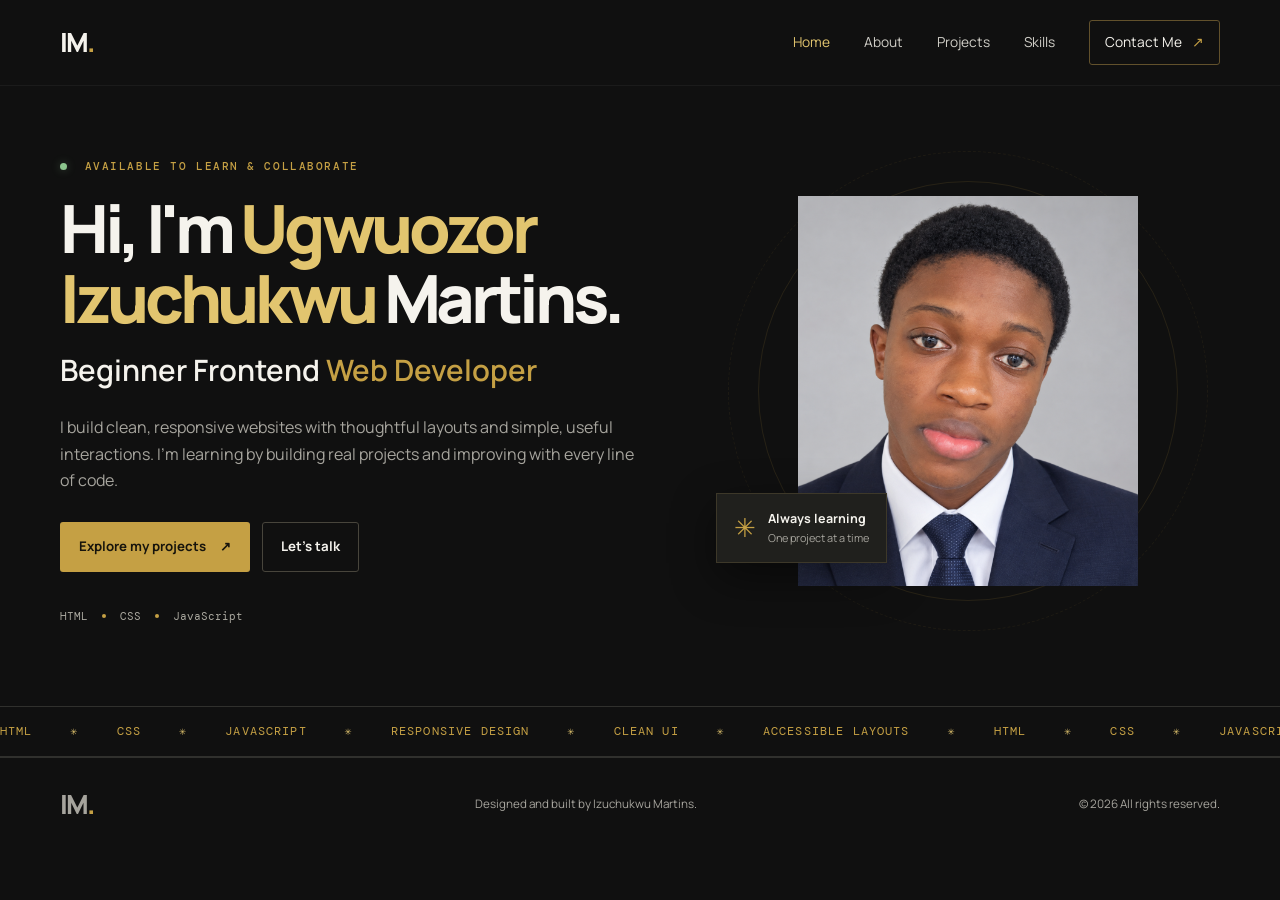
<file: index.html>
<!doctype html>
<html lang="en">
<head>
  <meta charset="utf-8">
  <meta name="viewport" content="width=device-width, initial-scale=1">
  <meta name="description" content="The portfolio of Izuchukwu Martins,git a frontend web developer.">
  <title>Izuchukwu Martins | Frontend Developer</title>
  <link rel="stylesheet" href="style.css">
  <script src="script.js" defer></script> 
</head>
<body>
  <header class="site-header">
    <a class="logo" href="index.html" aria-label="Izuchukwu Martins home">IM<span>.</span>
    </a>
    <button class="menu-toggle" aria-expanded="false" aria-controls="site-nav" aria-label="Open navigation"><span>

    </span>
      <span></span>
      <span></span>
    </button>
    <nav class="navigation" id="site-nav">
      <a class="active" href="index.html">Home</a><a href="about.html">About</a>
      <a href="projects.html">Projects</a><a href="skills.html">Skills</a>
      <a class="nav-cta" href="contact.html">Contact Me <span>↗</span></a>
    </nav>
  </header>
  <main>
    <section class="hero section-wrap">
      <div class="hero-copy">
        <p class="eyebrow">
          <span class="status-dot"></span> AVAILABLE TO LEARN & COLLABORATE</p>
        <h1>Hi, I'm <span class="gold-text"> Ugwuozor Izuchukwu</span> Martins.
        </h1>
        <h2 class="developer-title">Beginner Frontend <span>Web Developer</span>
        </h2>
        <p class="hero-description">I build clean, responsive websites with thoughtful layouts and simple, useful interactions. I'm learning by building real projects and improving with every line of code.
          </p>
        
        <div class="button-row">
          <a class="button button-gold" href="projects.html">Explore my projects <span>↗</span>
        </a>
          <a class="button button-outline" href="contact.html">Let's talk</a>
        </div>
        <div class="hero-tools">
          <span>HTML</span>
          <i></i>
          <span>CSS</span>
          <i></i>
          <span>JavaScript</span>
        </div>
      </div>
      <div class="hero-visual">
        <div class="portrait-frame">
          <img src="images/izuchukwu.png" alt="Portrait of Izuchukwu Martins" onerror="this.style.display='none';this.nextElementSibling.style.display='grid'">
          <div class="portrait-placeholder" aria-label="Add your portrait">IM<span>.</span>
            <small>Add your portrait to<br>images/izuchukwu.png</small></div>
        </div>
        <div class="floating-card"><span class="floating-icon">✳</span><div><strong>Always learning</strong>
          <small>One project at a time</small>
        </div>
      </div>
        <div class="orbit orbit-one"></div><div class="orbit orbit-two">

        </div>
      </div>
    </section>
    <section class="ticker" aria-label="Technologies and focus areas">
      <div class="ticker-track" aria-hidden="true">
        <span>HTML</span><b>✳</b><span>CSS</span><b>✳</b><span>JAVASCRIPT</span><b>✳</b><span>RESPONSIVE DESIGN</span><b>✳</b><span>CLEAN UI</span><b>✳</b><span>ACCESSIBLE LAYOUTS</span><b>✳</b>
        <span>HTML</span><b>✳</b><span>CSS</span><b>✳</b><span>JAVASCRIPT</span><b>✳</b><span>RESPONSIVE DESIGN</span><b>✳</b><span>CLEAN UI</span><b>✳</b><span>ACCESSIBLE LAYOUTS</span><b>✳</b>
      </div>
    </section>
  </main>
  <footer class="site-footer"><a class="logo" href="index.html">IM<span>.</span></a><p>Designed and built by Izuchukwu Martins.</p><span>© <span data-year></span> All rights reserved.
  </span>
             </footer>
       </body>
</html>
</file>
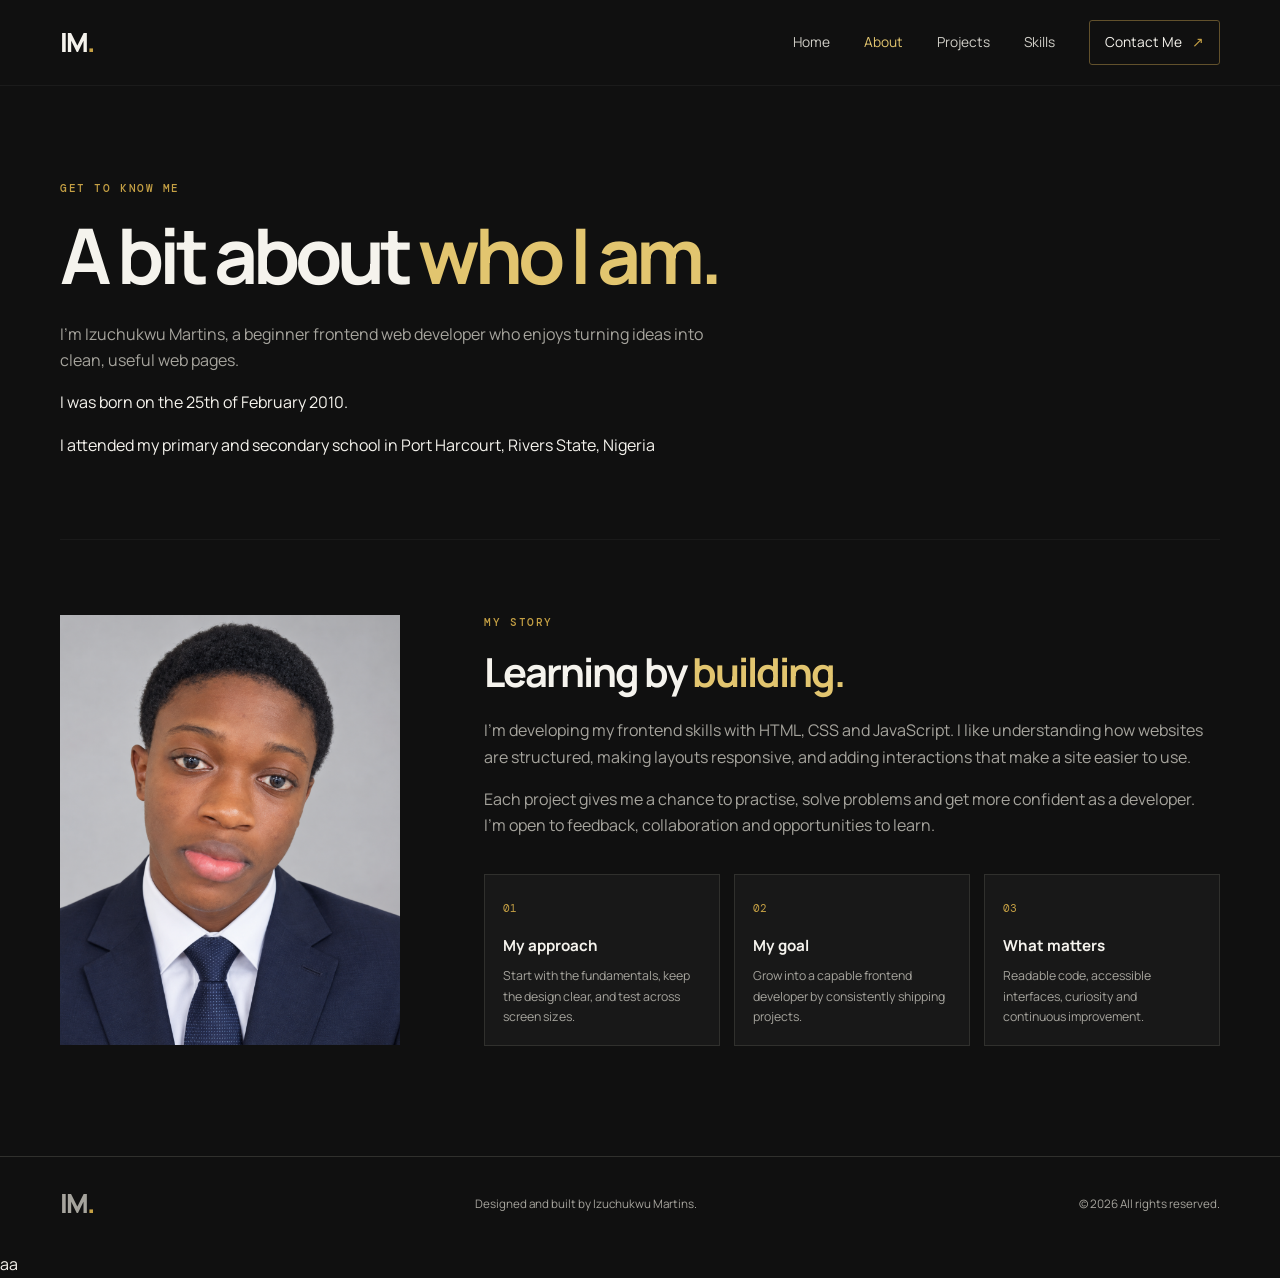
<file: about.html>
<!doctype html>
<html lang="en"><head>
    <meta charset="utf-8">
    <meta name="viewport" content="width=device-width, initial-scale=1">
    <title>About | Izuchukwu Martins</title>
    <link rel="stylesheet" href="style.css">
    <script src="script.js" defer></script>
</head>
<body>
<header class="site-header">
    <a class="logo" href="index.html">IM<span>.</span>
    </a>
    <button class="menu-toggle" aria-expanded="false" aria-controls="site-nav" aria-label="Open navigation">
        <span></span>
        <span></span>
        <span></span>
    </button>
    <nav class="navigation" id="site-nav">
        <a href="index.html">Home</a>
            <a class="active" href="about.html">About</a>
            <a href="projects.html">Projects</a>
            <a href="skills.html">Skills</a>
            <a class="nav-cta" href="contact.html">Contact Me <span>↗</span>
            </a>
        </nav>
    </header>
<main><section class="page-hero section-wrap">
    <p class="eyebrow">GET TO KNOW ME</p>
    <h1>A bit about <span class="gold-text">who I am.</span>
    </h1>
    <p class="page-lead">I'm Izuchukwu Martins, a beginner frontend web developer who enjoys turning ideas into clean, useful web pages.

    </p> 
    <p>I was born on the 25th of February 2010. 

    </p> 
       <p> I attended my primary and secondary school in Port Harcourt, Rivers State, Nigeria</p>
    </section>
<section class="section-wrap about-layout">
    <div class="about-portrait-frame">
    <img src="images/izuchukwu.png" alt="Portrait of Izuchukwu Martins">
</div>
    <div class="about-copy">
        <p class="eyebrow">MY STORY</p>
        <h2>Learning by <span class="gold-text">building.</span>
        </h2>
        <p>I'm developing my frontend skills with HTML, CSS and JavaScript. I like understanding how websites are structured, making layouts responsive, and adding interactions that make a site easier to use.</p>
        <p>Each project gives me a chance to practise, solve problems and get more confident as a developer. I'm open to feedback, collaboration and opportunities to learn.</p>
        <div class="detail-grid"><article class="detail-card"><span>01</span><h3>My approach</h3><p>Start with the fundamentals, keep the design clear, and test across screen sizes.</p>
        </article>
            <article class="detail-card">
                <span>02</span>
                <h3>My goal

                </h3>
                <p>Grow into a capable frontend developer by consistently shipping projects.

                </p>
            </article>
            <article class="detail-card">
                <span>03</span>
                <h3>What matters

                </h3>
                    <p>Readable code, accessible interfaces, curiosity and continuous improvement.</p>
                </article>
                </div>
            </div>
        </section>
    </main>
<footer class="site-footer">
    <a class="logo" href="index.html">IM<span>.</span>
    </a>
    <p>Designed and built by Izuchukwu Martins.</p><span>© <span data-year></span> All rights reserved.
</span>
</footer>
</body>
</html>aa
</file>
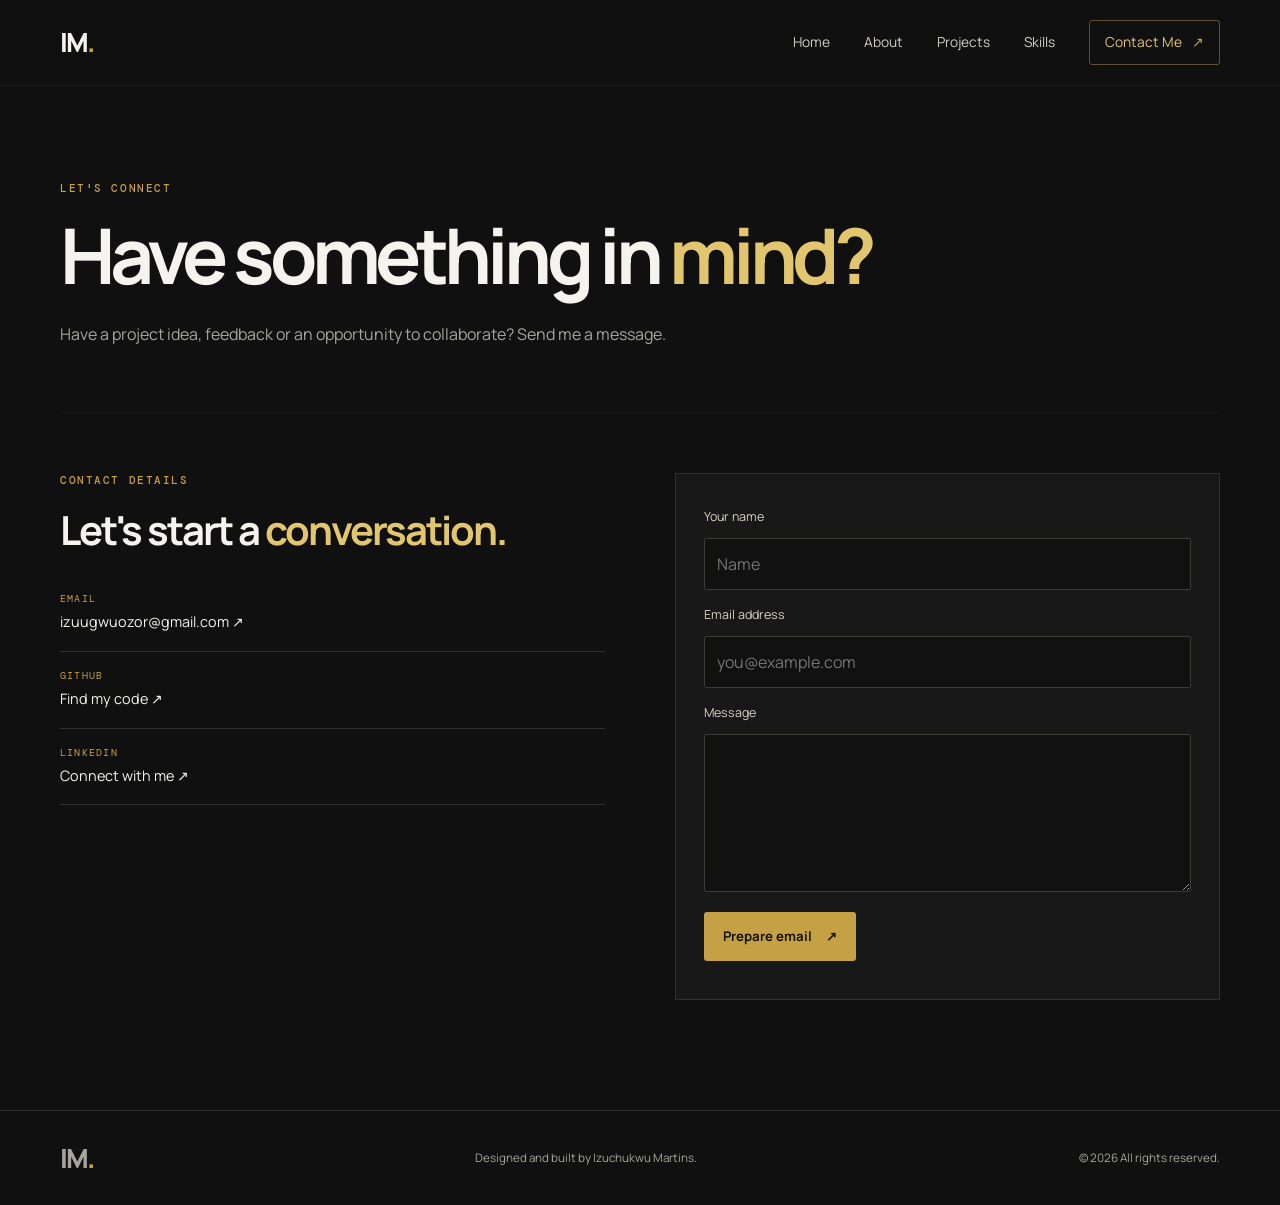
<file: contact.html>
<!doctype html>
<html lang="en">
    <head>
    <meta charset="utf-8">
    <meta name="viewport" content="width=device-width, initial-scale=1">
    <title>Contact | Izuchukwu Martins</title>
    <link rel="stylesheet" href="style.css">
    <script src="script.js" defer></script></head>
<body>
<header class="site-header">
    <a class="logo" href="index.html">IM<span>.</span>
    </a><button class="menu-toggle" aria-expanded="false" aria-controls="site-nav" aria-label="Open navigation">
        <span></span>
        <span></span>
        <span></span>
    </button>
    <nav class="navigation" id="site-nav"><a href="index.html">Home</a>
        <a href="about.html">About</a>
        <a href="projects.html">Projects</a>
        <a href="skills.html">Skills</a><a class="nav-cta active" href="contact.html">
            Contact Me <span>↗</span>
        </a>
    </nav>
</header>
<main>
    <section class="page-hero section-wrap"><p class="eyebrow">LET'S CONNECT</p>
    <h1>Have something in <span class="gold-text">mind?</span></h1><p class="page-lead">Have a project idea, feedback or an opportunity to collaborate? Send me a message.</p>
</section>
<section class="section-wrap contact-layout">
    <div class="contact-copy">
        <p class="eyebrow">CONTACT DETAILS</p>
    <h2>Let's start a <span class="gold-text">conversation.</span>
    </h2>
   
    <a class="contact-line" href="mailto:YOUR_EMAIL@example.com">
        <span>EMAIL</span>izuugwuozor@gmail.com ↗</a>
        <a class="contact-line" href="https://github.com/" target="_blank" rel="noopener noreferrer">
            <span>GITHUB</span>Find my code ↗</a>
            <a class="contact-line" href="https://www.linkedin.com/" target="_blank" rel="noopener noreferrer">
                <span>LINKEDIN</span>Connect with me ↗</a>
            </div>
<form class="contact-form" id="contact-form">
    <label for="name">Your name</label>
    <input id="name" name="name" required placeholder="Name">
    <label for="email">Email address</label>
    <input id="email" name="email" type="email" required placeholder="you@example.com">
    <label for="message">Message</label>
    <textarea id="message" name="message" rows="5" required placeholder="Tell me a little about it...">

    </textarea><button class="button button-gold" type="submit">Prepare email <span>↗</span>
    </button><p class="form-note" id="contact-note">
    </p>
</form>
      </section>
           </main>
<footer class="site-footer">
    <a class="logo" href="index.html">IM<span>.</span>
          </a>
          <p>Designed and built by Izuchukwu Martins.</p>
          <span>© <span data-year></span> All rights reserved.</span>
      </footer>
</body>


</html>
</file>
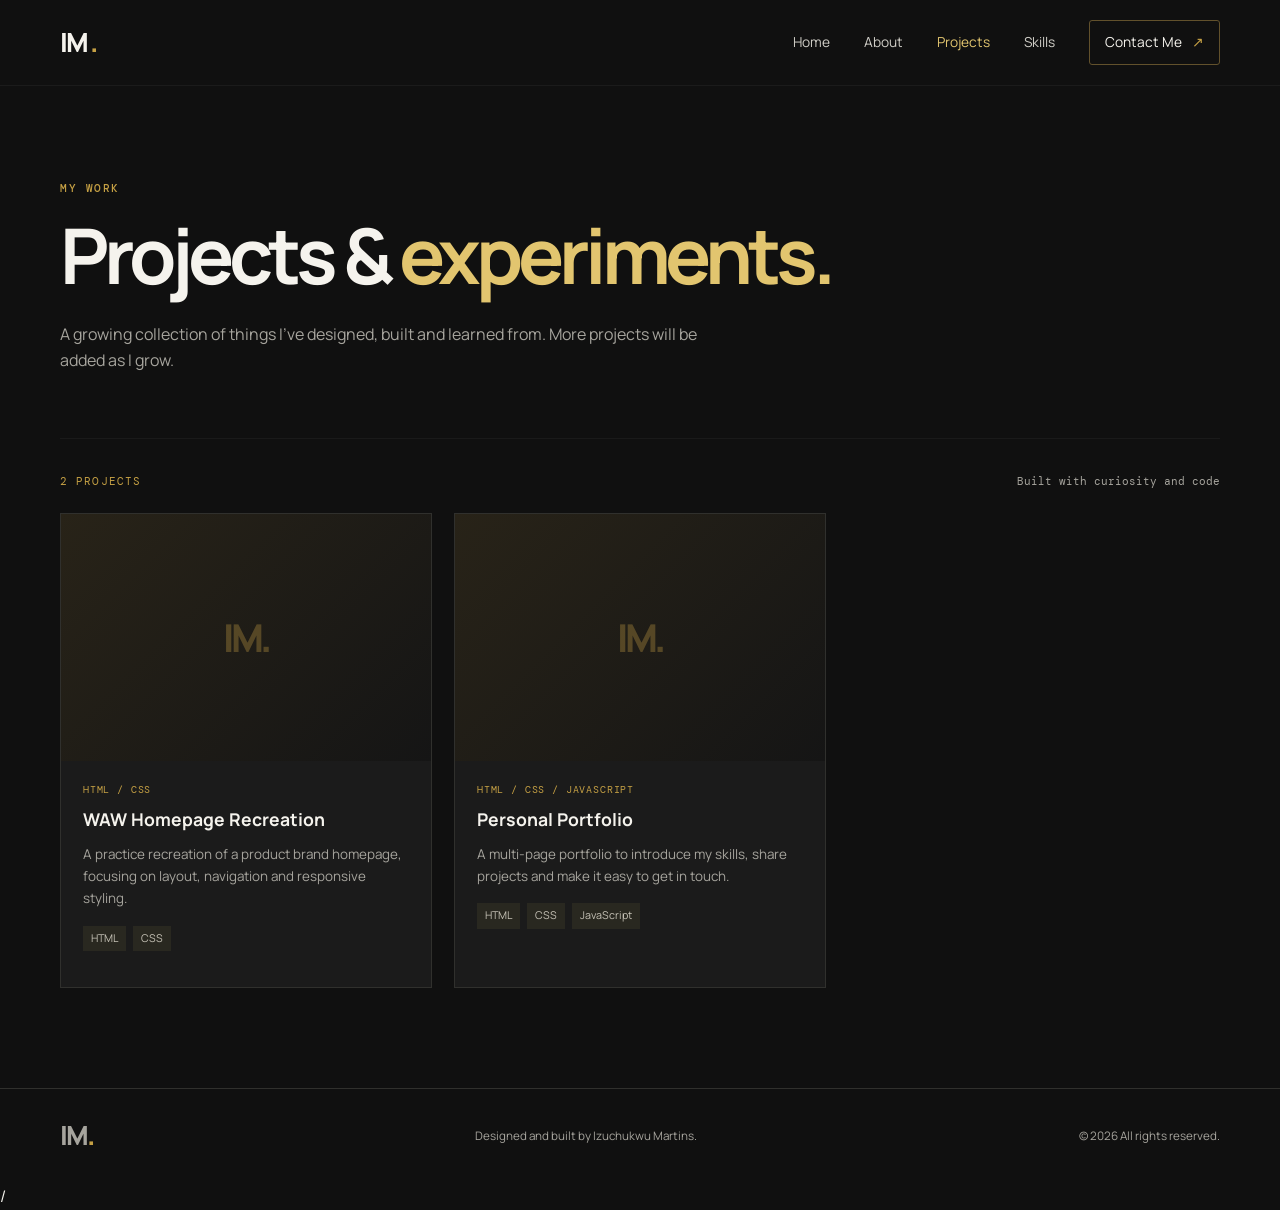
<file: projects.html>
<!doctype html>
<html lang="en">
    <head>
        <meta charset="utf-8">
        <meta name="viewport" content="width=device-width, initial-scale=1">
        <title>Projects | Izuchukwu Martins</title>
        <link rel="stylesheet" href="style.css">
        <script src="script.js" defer></script></head>
<body>
<header class="site-header">
    <a class="logo" href="index.html">IM
        <span>.</span>
    </a>
    <button class="menu-toggle" aria-expanded="false" aria-controls="site-nav" aria-label="Open navigation">
        <span></span>
        <span></span>
        <span></span>
    </button>
    <nav class="navigation" id="site-nav">
        <a href="index.html">Home

        </a>
        <a href="about.html">About

        </a>
        <a class="active" href="projects.html">Projects

        </a>
        <a href="skills.html">Skills

        </a>
        <a class="nav-cta" href="contact.html">Contact Me
             <span>↗</span>
            </a>
        </nav>
    </header>
<main>
    <section class="page-hero section-wrap">
        <p class="eyebrow">MY WORK

        </p>
        <h1>Projects & 
            <span class="gold-text">experiments.

            </span>
        </h1>
        <p class="page-lead">A growing collection of things I've designed, built and learned from. More projects will be added as I grow.

        </p>
    </section>
<section class="section-wrap projects-page-section">
    <div class="filter-row">
        <span id="project-count">PROJECTS

        </span>
        <span class="filter-note">Built with curiosity and code

        </span>
    </div>
    <div class="project-grid" id="all-projects">

    </div>
    <div class="empty-projects" id="empty-projects" hidden>
        <span class="empty-symbol">✳</span>
        <h2>Your next project goes here.
       <div class="projects-container">

    <div class="project-card">
        <img src="/images/Screenshot 2026-10-14 114728.png" alt="Project 1">

        <h3>WAW Recreaation Website</h3>

        <p>A website built with HTML and CSS and javascript.</p>

        <a href="YOUR-LIVE-URL">View Project</a> 
    </div>

</div>
        </h2>
        
    </div>
</section>
</main>
<footer class="site-footer">
    <a class="logo" href="index.html">IM<span>.</span>
    </a>
    <p>Designed and built by Izuchukwu Martins.

    </p>
    <span>© <span data-year>

    </span> All rights reserved.
</span>
</footer>
</body>



/</html>
</file>
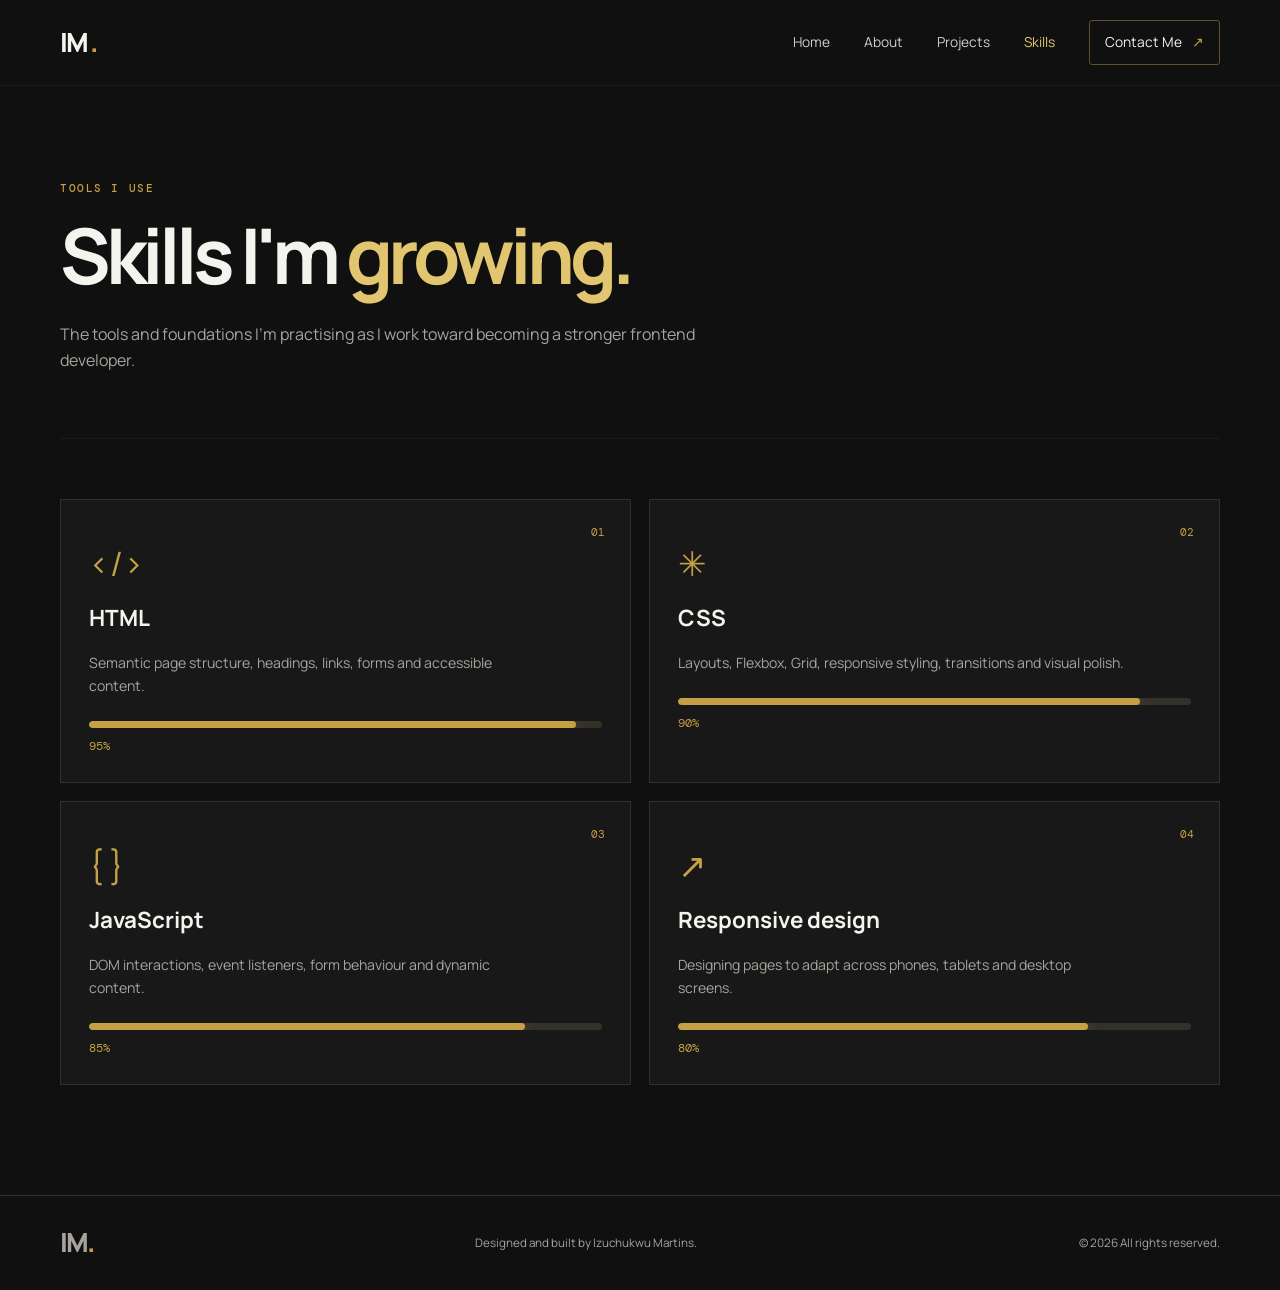
<file: skills.html>
<!doctype html>
<html lang="en">
    <head>
        <meta charset="utf-8">
        <meta name="viewport" content="width=device-width, initial-scale=1">
        <title>Skills | Izuchukwu Martins</title>
        <link rel="stylesheet" href="style.css">
        <script src="script.js" defer></script>
    </head>
<body>
<header class="site-header">
    <a class="logo" href="index.html">IM
        <span>.</span>
    </a>
    <button class="menu-toggle" aria-expanded="false" aria-controls="site-nav" aria-label="Open navigation">
        <span></span>
        
        <span></span>
        <span></span>
    </button>
    <nav class="navigation" id="site-nav">
        <a href="index.html">Home

        </a>
        <a href="about.html">About

        </a>
        <a href="projects.html">Projects

        </a>
        <a class="active" href="skills.html">Skills

        </a>
        <a class="nav-cta" href="contact.html">Contact Me <span>↗</span>
        </a>
    </nav>
</header>
<main>
    <section class="page-hero section-wrap">
        <p class="eyebrow">TOOLS I USE

        </p>
        <h1>Skills I'm 
            <span class="gold-text">growing.

            </span>
        </h1>
        <p class="page-lead">The tools and foundations I'm practising as I work toward becoming a stronger frontend developer.

        </p>
    </section>
<section class="section-wrap skills-grid">
    <article class="skill-card">
        <span class="skill-number">01

        </span>
        <div class="skill-symbol">&lt;/&gt;

        </div>
        <h2>HTML

        </h2>
        <p>Semantic page structure, headings, links, forms and accessible content.

        </p>
        <div class="skill-bar" role="progressbar" aria-label="HTML proficiency" aria-valuemin="0" aria-valuemax="100" aria-valuenow="95"><span style="width:95%">

        </span>
    </div>
    <small>95%</small>
</article>
<article class="skill-card">
    <span class="skill-number">02

    </span>
    <div class="skill-symbol">✳

    </div>
    <h2>CSS

    </h2>
    <p>Layouts, Flexbox, Grid, responsive styling, transitions and visual polish.

    </p>
    <div class="skill-bar" role="progressbar" aria-label="CSS proficiency" aria-valuemin="0" aria-valuemax="100" aria-valuenow="90"><span style="width:90%">

    </span>
</div>
<small>90%

</small>
</article>
<article class="skill-card">
    <span class="skill-number">03

    </span>
    <div class="skill-symbol">{ }

    </div>
    <h2>JavaScript

    </h2>
    <p>DOM interactions, event listeners, form behaviour and dynamic content.

    </p>
    <div class="skill-bar" role="progressbar" aria-label="JavaScript proficiency" aria-valuemin="0" aria-valuemax="100" aria-valuenow="85">
        <span style="width:85%">

        </span>
    </div>
    <small>85%

    </small>
</article>
<article class="skill-card">
    <span class="skill-number">04

    </span>
    <div class="skill-symbol">↗

    </div>
    <h2>Responsive design

    </h2>
    <p>Designing pages to adapt across phones, tablets and desktop screens.

    </p>
    <div class="skill-bar" role="progressbar" aria-label="Responsive design proficiency" aria-valuemin="0" aria-valuemax="100" aria-valuenow="80">
        <span style="width:80%">

        </span>
    </div>
    <small>
        80%</small>
    </article>
</section>
</main>
<footer class="site-footer">
    <a class="logo" href="index.html">IM<span>.

    </span>
</a>
    <p>Designed and built by Izuchukwu Martins.

    </p>
    <span>© <span data-year>

    </span> All rights reserved.
</span>
</footer>
</body>

</html>
</file>
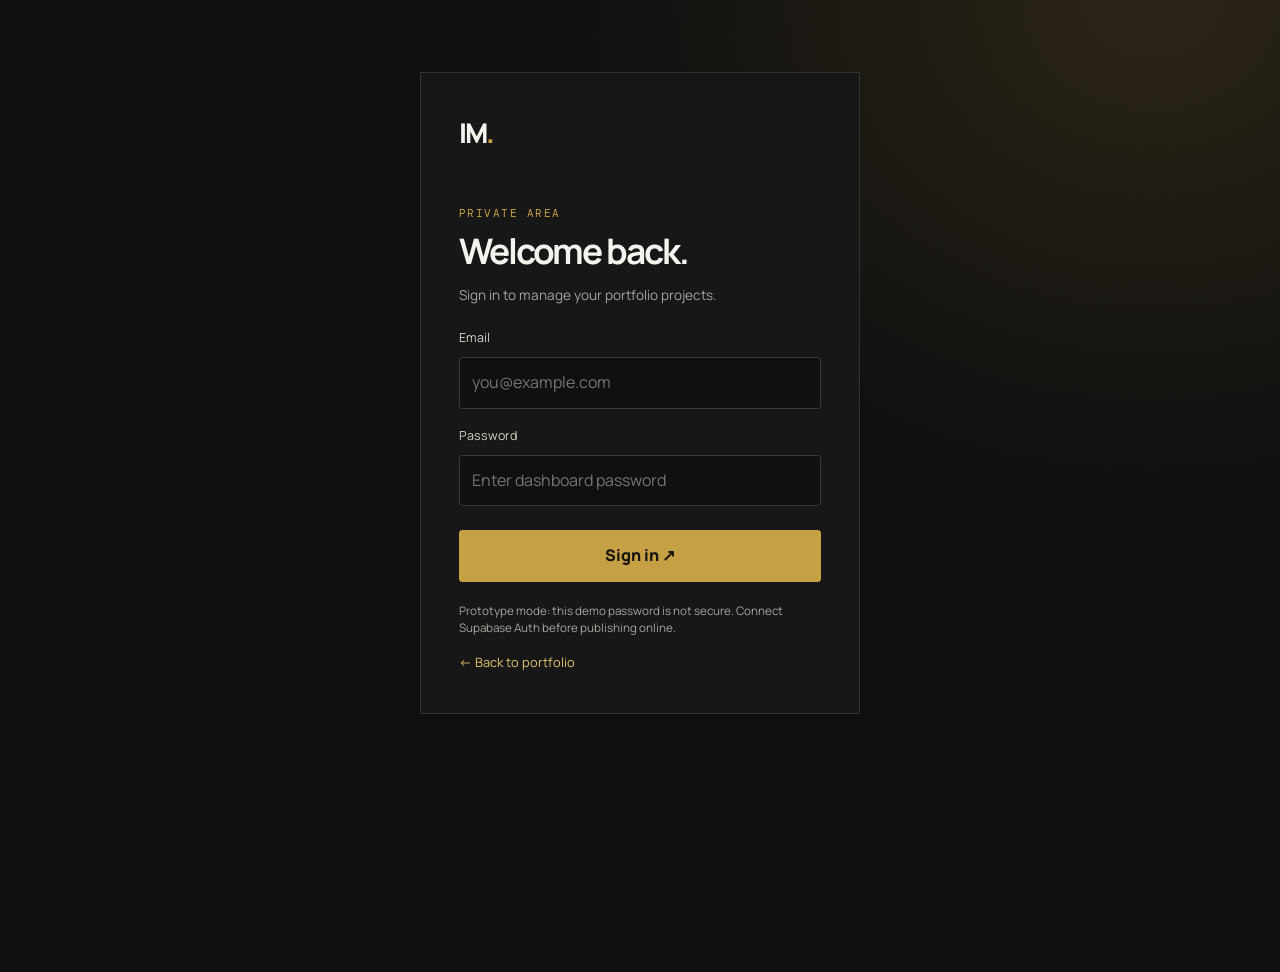
<file: admin/dashboard.html>
<!doctype html>
<html lang="en"><head><meta charset="utf-8"><meta name="viewport" content="width=device-width, initial-scale=1"><title>Project dashboard | IM Portfolio</title><link rel="stylesheet" href="admin.css"><script src="admin.js" defer></script></head>
<body class="admin-body dashboard-body"><header class="admin-header"><a class="admin-logo" href="../index.html">IM<span>.</span> <small>STUDIO</small></a><div><a class="back-link" href="../projects.html" target="_blank">View public projects ↗</a><button class="admin-logout" id="logout-button">Sign out</button></div></header>
<main class="dashboard-main"><div class="dashboard-title"><div><p class="eyebrow">YOUR WORKSPACE</p><h1>Project manager<span>.</span></h1><p class="muted">Add projects here and choose which ones appear in your portfolio.</p></div><span class="prototype-pill">LOCAL DEMO</span></div>
<div class="dashboard-grid"><section class="admin-panel"><h2 id="form-title">Add a project</h2><form id="project-form"><input type="hidden" id="project-id"><label for="project-title">Project title *</label><input id="project-title" required maxlength="90" placeholder="e.g. WAW Homepage Recreation"><label for="project-description">Description *</label><textarea id="project-description" required maxlength="600" rows="4" placeholder="What did you build? What did you learn?"></textarea><label for="project-technologies">Technologies (separate with commas)</label><input id="project-technologies" placeholder="HTML, CSS, JavaScript"><label for="project-image">Project screenshot</label><input id="project-image" type="file" accept="image/png,image/jpeg,image/webp,image/gif"><small class="field-hint">Use a compressed image under 1.5 MB for this local demo.</small><div class="image-preview" id="image-preview"><span>Image preview</span></div><label for="project-live">Live project URL</label><input id="project-live" type="url" placeholder="https://example.com"><label for="project-github">Source code URL</label><input id="project-github" type="url" placeholder="https://github.com/username/project"><div class="check-row"><input id="project-published" type="checkbox" checked><label for="project-published">Publish on portfolio</label></div><div class="check-row"><input id="project-featured" type="checkbox"><label for="project-featured">Feature on homepage</label></div><div class="form-actions"><button class="admin-button" type="submit" id="save-project">Save project</button><button class="admin-button secondary" type="button" id="cancel-edit" hidden>Cancel edit</button></div><p class="notice" id="dashboard-notice" role="status"></p></form></section>
<section class="admin-panel project-list-panel"><div class="panel-heading"><h2>Your projects</h2><span id="admin-project-count">0 projects</span></div><div id="admin-project-list" class="admin-project-list"></div><button class="text-danger" id="clear-projects" type="button">Reset demo projects</button></section></div>
<aside class="warning-box"><strong>Before publishing online:</strong> this starter dashboard stores projects in this browser's localStorage. It is not a secure login and uploads do not sync to other devices or visitors. To publish for everyone, connect Supabase Auth, Database and Storage and deploy the site. Never rely on this demo login to protect a live dashboard.</aside>
</main></body></html>
</file>
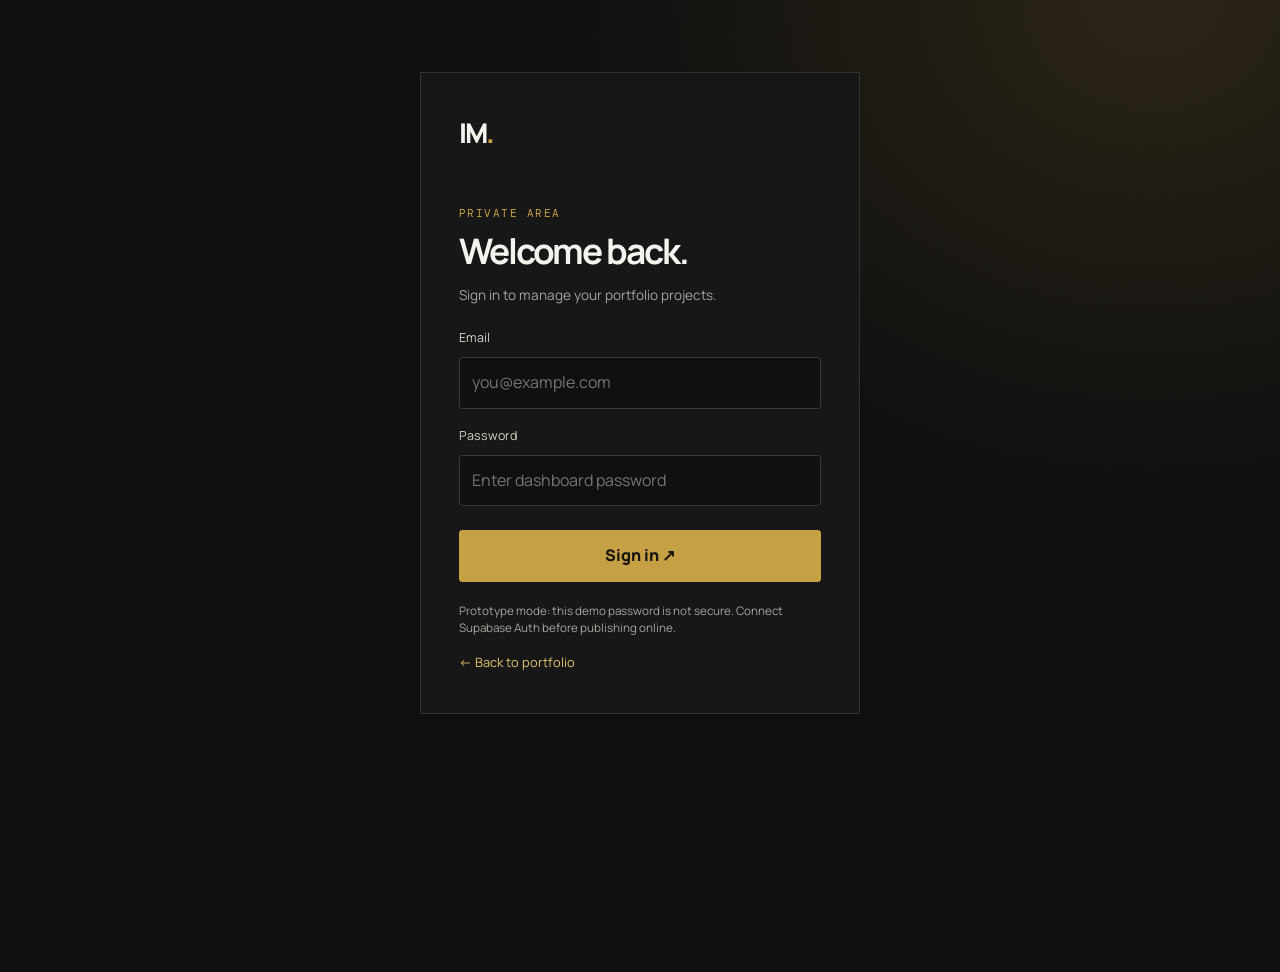
<file: admin/login.html>
<!doctype html>
<html lang="en"><head><meta charset="utf-8"><meta name="viewport" content="width=device-width, initial-scale=1"><title>Admin sign in | IM Portfolio</title><link rel="stylesheet" href="admin.css"><script src="admin.js" defer></script></head>
<body class="admin-body"><main class="login-shell"><a class="admin-logo" href="../index.html">IM<span>.</span></a><p class="eyebrow">PRIVATE AREA</p><h1>Welcome back.</h1><p class="muted">Sign in to manage your portfolio projects.</p><form id="login-form"><label for="admin-email">Email</label><input id="admin-email" type="email" required placeholder="you@example.com"><label for="admin-password">Password</label><input id="admin-password" type="password" required placeholder="Enter dashboard password"><button class="admin-button" type="submit">Sign in ↗</button><p class="notice" id="login-notice" role="status">Prototype mode: this demo password is not secure. Connect Supabase Auth before publishing online.</p></form><a class="back-link" href="../index.html">← Back to portfolio</a></main></body></html>
</file>
<file: style.css>
@import url('https://fonts.googleapis.com/css2?family=DM+Mono:wght@400;500&family=Manrope:wght@400;500;600;700;800&display=swap');
:root{--bg:#101010;--panel:#181818;--panel2:#202020;--gold:#c5a044;--gold-light:#e2c56f;--text:#f5f3ed;--muted:#a6a49d;--line:#30302d;--max:1160px}
*{box-sizing:border-box}html{scroll-behavior:smooth}body{margin:0;background:var(--bg);color:var(--text);font-family:Manrope,Arial,sans-serif;line-height:1.65}a{color:inherit;text-decoration:none}button,input,textarea{font:inherit}.section-wrap{width:min(var(--max),calc(100% - 48px));margin-inline:auto}.site-header{height:86px;padding:0 max(24px,calc((100% - var(--max))/2));display:flex;align-items:center;justify-content:space-between;border-bottom:1px solid #ffffff0c;position:relative;z-index:10;background:#101010eF}.logo{font-size:1.65rem;font-weight:800;letter-spacing:-.08em}.logo span,.about-mark span,.portrait-placeholder>span{color:var(--gold)}.navigation{display:flex;align-items:center;gap:34px}.navigation>a{font-size:.86rem;color:#d0cec7;transition:color .2s}.navigation>a:hover,.navigation>a.active{color:var(--gold-light)}.navigation .nav-cta{border:1px solid #62512c;padding:10px 15px;border-radius:3px;color:var(--text)}.nav-cta span{color:var(--gold);margin-left:7px}.menu-toggle{display:none;background:none;border:0;padding:8px;cursor:pointer}.menu-toggle span{display:block;width:25px;height:2px;background:var(--gold);margin:5px}
.hero{min-height:620px;display:grid;grid-template-columns:1.1fr .9fr;align-items:center;gap:40px;padding-block:70px 80px}.eyebrow{font:500 .7rem 'DM Mono',monospace;letter-spacing:.14em;color:var(--gold);margin:0 0 20px}.status-dot{display:inline-block;width:7px;height:7px;border-radius:50%;background:#8cc58d;margin-right:9px;box-shadow:0 0 10px #8cc58d55}.hero h1{font-size:clamp(2.8rem,5.2vw,5rem);line-height:1.05;letter-spacing:-.065em;margin:0 0 18px;font-weight:800}.gold-text{color:var(--gold-light)}.hero h2{font-size:clamp(1.25rem,2.3vw,2rem);line-height:1.3;margin:0;font-weight:600}.outline-text{color:transparent;-webkit-text-stroke:1px #aaa69a}.hero-description,.page-lead{max-width:590px;color:var(--muted);font-size:1rem;margin:25px 0 28px}.button-row{display:flex;flex-wrap:wrap;gap:12px}.button{display:inline-flex;align-items:center;justify-content:center;gap:14px;padding:13px 18px;font-size:.83rem;font-weight:700;border:1px solid transparent;border-radius:3px;cursor:pointer;transition:transform .2s,background .2s}.button:hover{transform:translateY(-2px)}.button-gold{background:var(--gold);color:#17140c}.button-gold:hover{background:var(--gold-light)}.button-outline{border-color:#48453c;color:var(--text)}.button-outline:hover{border-color:var(--gold)}.hero-tools{display:flex;align-items:center;gap:14px;color:#aaa89f;font: .7rem 'DM Mono',monospace;margin-top:37px}.hero-tools i{width:4px;height:4px;border-radius:50%;background:var(--gold)}.hero-visual{position:relative;min-height:420px;display:grid;place-items:center}.portrait-frame{width:min(340px,75%);height:390px;position:relative;z-index:1;border:1px solid #75602e;padding:10px;background:linear-gradient(145deg,#29251b,#171717);transform:rotate(2deg)}.portrait-frame img{width:100%;height:100%;object-fit:cover;display:block;filter:saturate(.85)}.portrait-placeholder{display:none;width:100%;height:100%;place-items:center;align-content:center;background:radial-gradient(ellipse at 50% 40%,#4c4024,#1a1a18 68%);font-size:4rem;font-weight:800;letter-spacing:-.08em}.portrait-placeholder small{font: .65rem 'DM Mono',monospace;letter-spacing:0;text-align:center;color:#b6b0a0;margin-top:12px}.floating-card{position:absolute;bottom:38px;left:0;z-index:2;background:#20201d;border:1px solid #3d3829;padding:13px 17px;display:flex;align-items:center;gap:12px;box-shadow:0 15px 45px #0007}.floating-icon{font-size:1.6rem;color:var(--gold)}.floating-card strong,.floating-card small{display:block}.floating-card strong{font-size:.78rem}.floating-card small{font-size:.68rem;color:var(--muted)}.orbit{position:absolute;border:1px solid #c5a04420;border-radius:50%;width:420px;height:420px}.orbit-two{width:480px;height:480px;border-style:dashed;opacity:.6}.ticker{overflow:hidden;border-block:1px solid var(--line);padding:16px 0;color:#a9a69c;font: .72rem 'DM Mono',monospace;letter-spacing:.1em;white-space:nowrap}.ticker div{display:flex;justify-content:space-around;gap:38px;min-width:900px}.ticker span{color:var(--gold)}.intro-section{padding-block:100px}.section-heading h2,.callout h2{font-size:clamp(2rem,4vw,3.5rem);line-height:1.15;letter-spacing:-.055em;margin:0;max-width:700px}.intro-bottom{display:flex;justify-content:space-between;align-items:end;gap:50px;margin-top:25px}.intro-bottom p{max-width:600px;color:var(--muted);margin:0}.text-link{font-size:.85rem;color:var(--gold-light);white-space:nowrap}.text-link span{margin-left:8px}.featured-section{padding:80px 0 100px;background:#151515;border-block:1px solid #ffffff0a}.heading-row{display:flex;align-items:end;justify-content:space-between;gap:20px;margin-bottom:35px}.project-grid{display:grid;grid-template-columns:repeat(3,minmax(0,1fr));gap:22px}.project-card{background:#1b1b1b;border:1px solid #30302d;overflow:hidden;transition:transform .25s,border-color .25s}.project-card:hover{transform:translateY(-5px);border-color:#8d7337}.project-thumb{aspect-ratio:1.5;background:linear-gradient(135deg,#282318,#151515);display:grid;place-items:center;overflow:hidden;position:relative}.project-thumb img{width:100%;height:100%;object-fit:cover;display:block}.project-thumb .thumb-placeholder{font-size:2.4rem;font-weight:800;letter-spacing:-.08em;color:#c5a04455}.project-body{padding:22px}.project-meta{font: .65rem 'DM Mono',monospace;color:var(--gold);letter-spacing:.08em;text-transform:uppercase}.project-body h3{font-size:1.1rem;margin:9px 0}.project-body p{font-size:.84rem;color:var(--muted);margin:0 0 16px}.project-tags{display:flex;flex-wrap:wrap;gap:7px;margin:14px 0}.project-tags span{font-size:.67rem;color:#c7c3b7;background:#292820;padding:4px 8px}.project-card-links{display:flex;gap:16px;flex-wrap:wrap;margin-top:17px}.project-card-links a{font-size:.77rem;color:var(--gold-light)}.project-card-links a:hover{text-decoration:underline}.callout{display:flex;justify-content:space-between;align-items:center;gap:25px;padding-block:85px}.callout .eyebrow{margin-bottom:13px}.site-footer{border-top:1px solid var(--line);min-height:95px;padding:24px max(24px,calc((100% - var(--max))/2));display:flex;align-items:center;justify-content:space-between;gap:20px;color:var(--muted);font-size:.73rem}.site-footer p{margin:0}.page-hero{padding-block:95px 65px;border-bottom:1px solid #ffffff0b}.page-hero h1{font-size:clamp(2.8rem,6vw,5rem);line-height:1.05;letter-spacing:-.065em;margin:0}.page-lead{max-width:650px;margin-bottom:0}.about-layout{display:grid;grid-template-columns:.65fr 1.35fr;gap:70px;padding-block:75px 110px}.about-mark{font-size:clamp(5rem,12vw,10rem);font-weight:800;letter-spacing:-.1em;color:#ffffff12;align-self:start;line-height:1}.about-copy>h2,.contact-copy h2{font-size:2.5rem;line-height:1.15;letter-spacing:-.05em;margin:0 0 22px}.about-copy>p:not(.eyebrow),.contact-copy>p:not(.eyebrow){color:var(--muted)}.detail-grid{display:grid;grid-template-columns:repeat(3,1fr);gap:14px;margin-top:35px}.detail-card{padding:18px;background:var(--panel);border:1px solid var(--line)}.detail-card>span,.skill-number{font: .7rem 'DM Mono',monospace;color:var(--gold)}.detail-card h3{font-size:.95rem;margin:14px 0 8px}.detail-card p{font-size:.77rem;color:var(--muted);margin:0}.projects-page-section{padding-block:35px 100px}.filter-row{display:flex;justify-content:space-between;margin-bottom:25px;font: .7rem 'DM Mono',monospace;letter-spacing:.1em;color:var(--gold)}.filter-note{color:var(--muted);letter-spacing:0}.empty-projects{border:1px dashed #4c432d;text-align:center;padding:60px 20px;margin-top:5px}.empty-symbol{font-size:2rem;color:var(--gold)}.empty-projects h2{margin:8px 0}.empty-projects p{color:var(--muted)}.skills-grid{display:grid;grid-template-columns:repeat(2,1fr);gap:18px;padding-block:60px 110px}.skill-card{position:relative;background:var(--panel);border:1px solid var(--line);padding:28px}.skill-number{position:absolute;top:25px;right:25px}.skill-symbol{color:var(--gold);font-size:2.1rem;margin:8px 0}.skill-card h2{margin:0;font-size:1.4rem}.skill-card p{color:var(--muted);font-size:.88rem;max-width:450px}.skill-bar{height:3px;background:#38362e;margin-top:24px}.skill-bar span{display:block;height:100%;background:var(--gold)}.skill-card small{display:block;margin-top:10px;color:#8e8b81;font: .65rem 'DM Mono',monospace}.contact-layout{display:grid;grid-template-columns:1fr 1fr;gap:70px;padding-block:60px 110px}.contact-line{display:block;border-bottom:1px solid var(--line);padding:17px 0;font-size:.9rem}.contact-line span{display:block;color:var(--gold);font: .65rem 'DM Mono',monospace;letter-spacing:.12em;margin-bottom:5px}.contact-form{background:var(--panel);border:1px solid var(--line);padding:28px;display:flex;flex-direction:column;gap:10px}.contact-form label{font-size:.78rem;color:#d4d0c4;margin-top:5px}.contact-form input,.contact-form textarea{width:100%;border:1px solid #3b3a35;background:#111;color:var(--text);padding:12px;outline:none;border-radius:2px}.contact-form input:focus,.contact-form textarea:focus{border-color:var(--gold)}.contact-form textarea{resize:vertical}.contact-form .button{align-self:flex-start;margin-top:10px}.form-note{font-size:.7rem;color:var(--muted);margin:0}
@media(max-width:850px){.navigation{gap:18px}.hero{gap:15px}.portrait-frame{height:340px}.orbit{width:350px;height:350px}.orbit-two{width:400px;height:400px}.project-grid{grid-template-columns:repeat(2,minmax(0,1fr))}.about-layout{gap:30px}.detail-grid{grid-template-columns:1fr}.contact-layout{gap:35px}}
@media(max-width:680px){.section-wrap{width:min(100% - 36px,var(--max))}.site-header{height:72px;padding-inline:18px}.menu-toggle{display:block;z-index:12}.navigation{display:none;position:absolute;top:71px;left:0;right:0;padding:14px 18px 22px;background:#171717;border-bottom:1px solid #3a3322;flex-direction:column;align-items:stretch;gap:0}.navigation.open{display:flex}.navigation>a{padding:13px 4px;border-bottom:1px solid #ffffff0b}.navigation .nav-cta{margin-top:12px;text-align:center;border:1px solid #62512c}.hero{grid-template-columns:1fr;padding-block:55px 65px;gap:25px}.hero h1{font-size:clamp(2.65rem,12vw,4rem)}.hero-visual{min-height:350px;grid-row:1}.portrait-frame{width:245px;height:300px}.floating-card{left:calc(50% - 150px);bottom:18px}.orbit{width:300px;height:300px}.orbit-two{width:340px;height:340px}.hero-copy{grid-row:2}.intro-section{padding-block:70px}.intro-bottom{display:block}.intro-bottom p{margin-bottom:22px}.featured-section{padding-block:65px}.heading-row{align-items:start}.heading-row .text-link{font-size:.75rem}.project-grid{grid-template-columns:1fr}.project-thumb{aspect-ratio:1.65}.callout{padding-block:60px;align-items:flex-start;flex-direction:column}.site-footer{padding:22px 18px;flex-wrap:wrap}.site-footer p{order:3;width:100%}.page-hero{padding-block:65px 45px}.page-hero h1{font-size:clamp(2.6rem,12vw,4rem)}.about-layout{grid-template-columns:1fr;padding-block:45px 75px;gap:25px}.about-mark{font-size:5rem}.about-copy>h2,.contact-copy h2{font-size:2rem}.detail-grid{grid-template-columns:1fr}.skills-grid{grid-template-columns:1fr;padding-block:35px 75px}.contact-layout{grid-template-columns:1fr;padding-block:40px 75px;gap:35px}.contact-form{padding:20px}.filter-row{font-size:.62rem}}
@media(max-width:360px){.section-wrap{width:calc(100% - 28px)}.hero h1{font-size:2.45rem}.hero h2{font-size:1.2rem}.portrait-frame{width:220px;height:275px}.button-row .button{width:100%}.heading-row{display:block}.heading-row .text-link{display:inline-block;margin-top:16px}}


/* Personalised portfolio refresh */
.developer-title span{color:var(--gold);-webkit-text-stroke:0;text-shadow:none}
.portrait-frame{transform:none;border:0;padding:0;background:transparent;box-shadow:none;border-radius:0;overflow:hidden}
.portrait-frame img{object-fit:cover;object-position:center top;filter:none}
.portrait-placeholder{background:#1b1b18}
.ticker{padding:17px 0;color:#c5a044}
.ticker-track{display:flex;align-items:center;gap:30px;width:max-content;min-width:200%;animation:ticker-scroll 42s linear infinite;will-change:transform}
.ticker-track span{color:var(--gold);flex:0 0 auto}
.ticker-track b{font-weight:400;color:var(--gold-light);flex:0 0 auto}
@keyframes ticker-scroll{from{transform:translateX(0)}to{transform:translateX(-50%)}}
.about-portrait-frame{width:min(100%,340px);height:430px;overflow:hidden;background:#1b1b18;align-self:start;border:0;box-shadow:none}
.about-portrait-frame img{display:block;width:100%;height:100%;object-fit:cover;object-position:center top}
.skill-bar{height:7px;background:#343129;border-radius:99px;overflow:hidden}
.skill-bar span{background:var(--gold);border-radius:99px;box-shadow:0 0 12px #c5a04445}
.skill-card small{color:var(--gold);font-size:.75rem}
@media(prefers-reduced-motion:reduce){.ticker-track{animation:none}.button{transition:none}}
@media(max-width:680px){.about-portrait-frame{height:360px;width:min(100%,280px);margin-inline:auto}.ticker-track{gap:22px;animation-duration:48s}.hero-visual{min-height:330px}}
</file>
<file: admin/admin.css>
@import url('https://fonts.googleapis.com/css2?family=DM+Mono:wght@400;500&family=Manrope:wght@400;500;600;700;800&display=swap');
:root{--bg:#101010;--panel:#191919;--gold:#c5a044;--gold-light:#e2c56f;--text:#f5f3ed;--muted:#a6a49d;--line:#34332e}*{box-sizing:border-box}body{margin:0;background:var(--bg);color:var(--text);font-family:Manrope,Arial,sans-serif;line-height:1.6}a{color:inherit;text-decoration:none}button,input,textarea{font:inherit}.admin-body{min-height:100vh;background:radial-gradient(ellipse at 90% 0%,#2c2517 0,transparent 35%),var(--bg)}.login-shell{width:min(440px,calc(100% - 32px));margin:8vh auto;padding:38px;background:#171717;border:1px solid var(--line)}.admin-logo{display:inline-block;font-size:1.7rem;font-weight:800;letter-spacing:-.08em;margin-bottom:40px}.admin-logo span,.dashboard-title h1 span{color:var(--gold)}.eyebrow{font: .7rem 'DM Mono',monospace;color:var(--gold);letter-spacing:.13em}.login-shell h1,.dashboard-title h1{font-size:2.2rem;line-height:1.15;letter-spacing:-.06em;margin:8px 0}.muted,.field-hint{color:var(--muted);font-size:.85rem}.login-shell form,.admin-panel form{display:flex;flex-direction:column;gap:9px}.login-shell label,.admin-panel label{font-size:.78rem;color:#d6d2c7;margin-top:8px}.login-shell input,.admin-panel input:not([type=checkbox]):not([type=file]),.admin-panel textarea{width:100%;padding:12px;background:#101010;border:1px solid #3a3933;color:var(--text);border-radius:3px;outline:none}.login-shell input:focus,.admin-panel input:focus,.admin-panel textarea:focus{border-color:var(--gold)}.admin-button{background:var(--gold);border:1px solid var(--gold);color:#17140c;padding:12px 16px;font-weight:800;border-radius:3px;cursor:pointer}.admin-button:hover{background:var(--gold-light)}.login-shell .admin-button{margin-top:15px}.notice{color:var(--muted);font-size:.73rem;line-height:1.5}.back-link{color:var(--gold-light);font-size:.8rem}.admin-header{padding:20px max(20px,calc((100% - 1200px)/2));display:flex;justify-content:space-between;align-items:center;border-bottom:1px solid var(--line);gap:20px}.admin-header .admin-logo{margin:0}.admin-logo small{font: .6rem 'DM Mono',monospace;letter-spacing:.15em;color:var(--muted);margin-left:8px}.admin-header>div{display:flex;align-items:center;gap:18px}.admin-logout{background:transparent;color:var(--text);border:1px solid var(--line);padding:8px 12px;cursor:pointer}.dashboard-main{width:min(1200px,calc(100% - 40px));margin:45px auto 80px}.dashboard-title{display:flex;justify-content:space-between;align-items:center;gap:20px;margin-bottom:28px}.dashboard-title h1{font-size:clamp(2rem,5vw,3rem)}.prototype-pill{font: .65rem 'DM Mono',monospace;color:var(--gold);border:1px solid #66552f;padding:7px 10px;white-space:nowrap}.dashboard-grid{display:grid;grid-template-columns:minmax(0,.9fr) minmax(0,1.1fr);gap:22px;align-items:start}.admin-panel{background:var(--panel);border:1px solid var(--line);padding:24px;min-width:0}.admin-panel h2{font-size:1.15rem;margin:0 0 18px}.admin-panel textarea{resize:vertical}.field-hint{font-size:.7rem}.image-preview{height:150px;border:1px dashed #48412d;display:grid;place-items:center;color:var(--muted);font-size:.75rem;overflow:hidden;background:#121212}.image-preview img{width:100%;height:100%;object-fit:contain}.check-row{display:flex;align-items:center;gap:9px}.check-row input{accent-color:var(--gold)}.check-row label{margin:0}.form-actions{display:flex;gap:10px;margin-top:8px}.secondary{background:transparent;color:var(--text);border-color:var(--line)}.panel-heading{display:flex;align-items:center;justify-content:space-between;gap:10px}.panel-heading span{font-size:.7rem;color:var(--muted)}.admin-project-list{display:grid;gap:12px}.admin-project{display:grid;grid-template-columns:88px minmax(0,1fr);gap:13px;padding:12px;background:#111;border:1px solid var(--line)}.admin-project img,.admin-project .admin-thumb{width:88px;height:78px;object-fit:cover;background:#26231b;display:grid;place-items:center;color:var(--gold);font-weight:800}.admin-project h3{font-size:.88rem;margin:0 0 4px;overflow-wrap:anywhere}.admin-project p{font-size:.72rem;color:var(--muted);margin:0 0 8px}.admin-project-actions{display:flex;flex-wrap:wrap;gap:8px}.admin-project-actions button{background:transparent;color:var(--gold-light);border:1px solid #4b422d;padding:5px 8px;font-size:.68rem;cursor:pointer}.admin-project-actions .delete{color:#f08e8e;border-color:#563333}.status-label{font: .6rem 'DM Mono',monospace;color:var(--gold);margin-bottom:4px}.text-danger{margin-top:22px;background:none;border:0;color:#e48b8b;cursor:pointer;font-size:.75rem}.warning-box{margin-top:22px;padding:16px 18px;border:1px solid #66552f;background:#211c11;color:#d6c9a5;font-size:.78rem}.warning-box strong{color:var(--gold-light)}[hidden]{display:none!important}@media(max-width:850px){.dashboard-grid{grid-template-columns:1fr}.dashboard-main{margin-top:28px}}@media(max-width:520px){.login-shell{padding:25px;margin-top:5vh}.admin-header{padding:16px;align-items:flex-start}.admin-header>div{gap:10px;flex-direction:column;align-items:flex-end}.dashboard-main{width:calc(100% - 28px)}.admin-panel{padding:17px}.dashboard-title{align-items:flex-start;flex-direction:column}.admin-logo small{display:none}}
</file>
